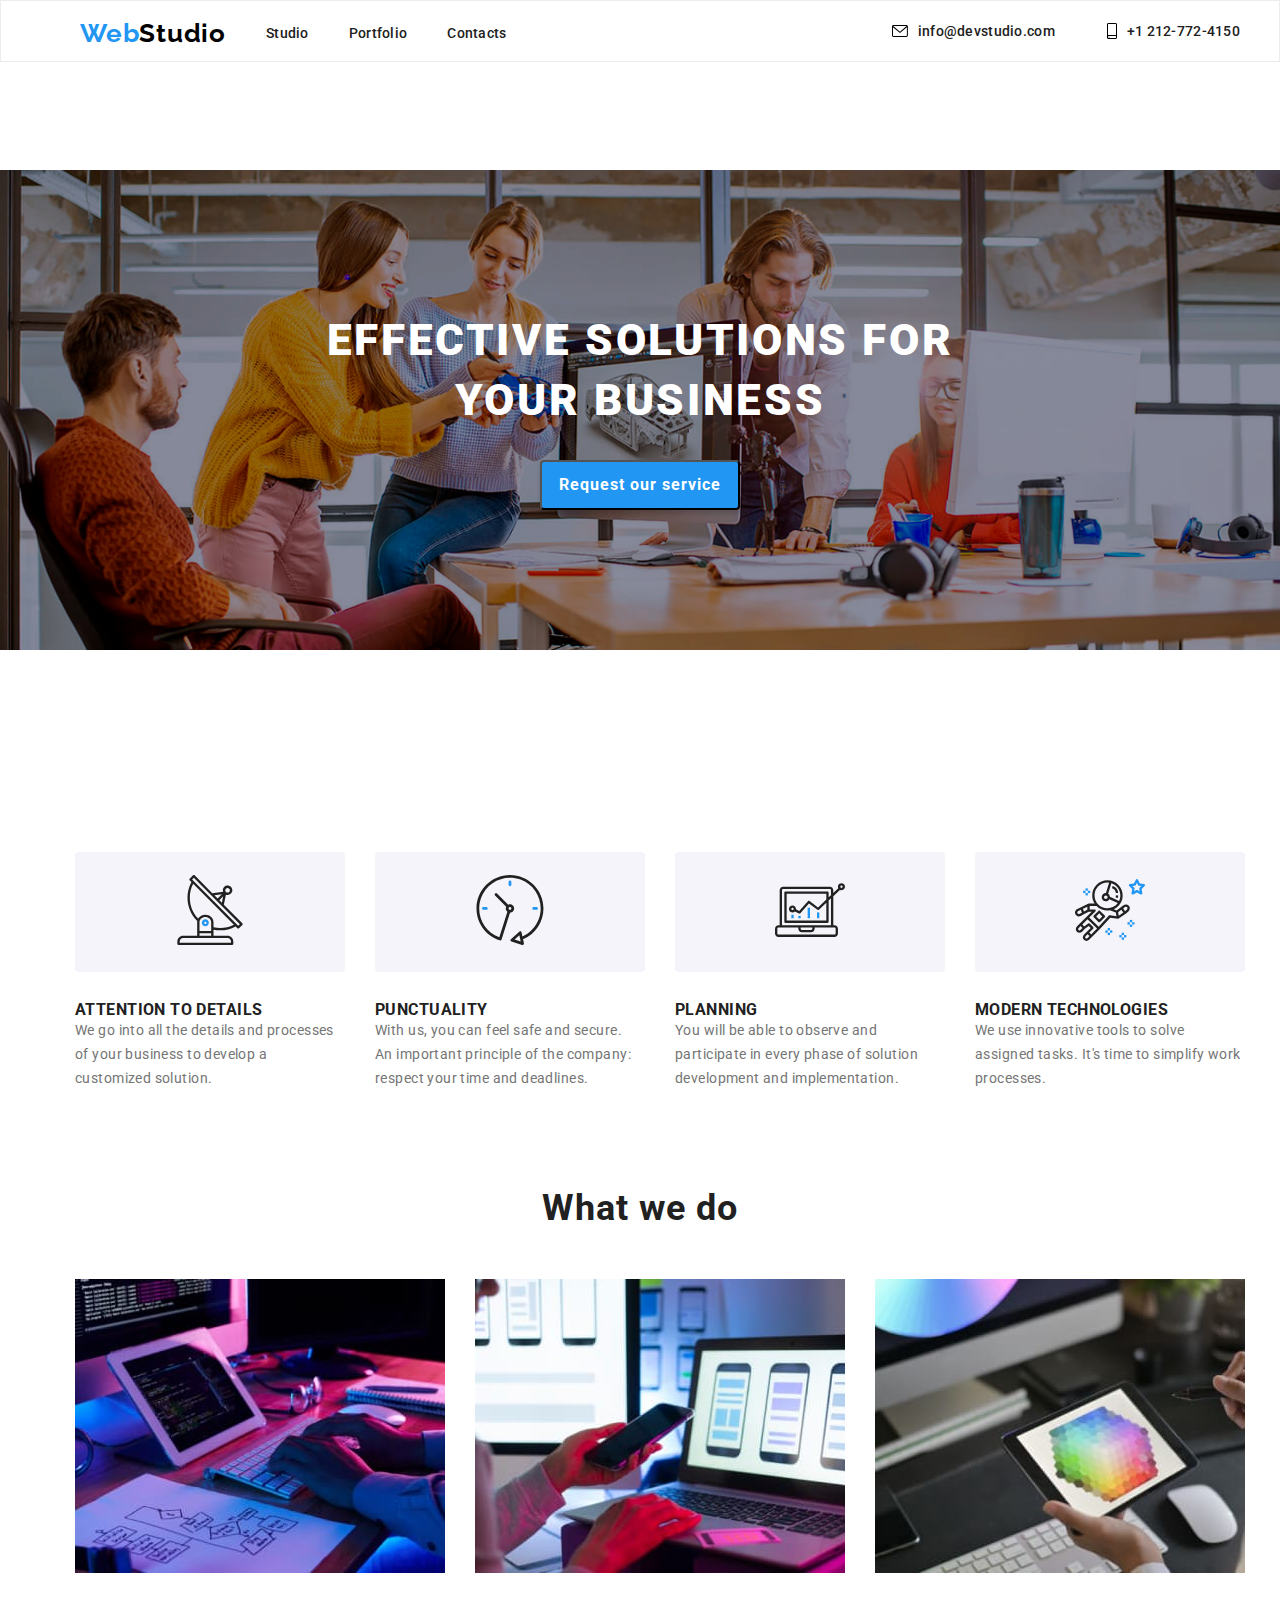
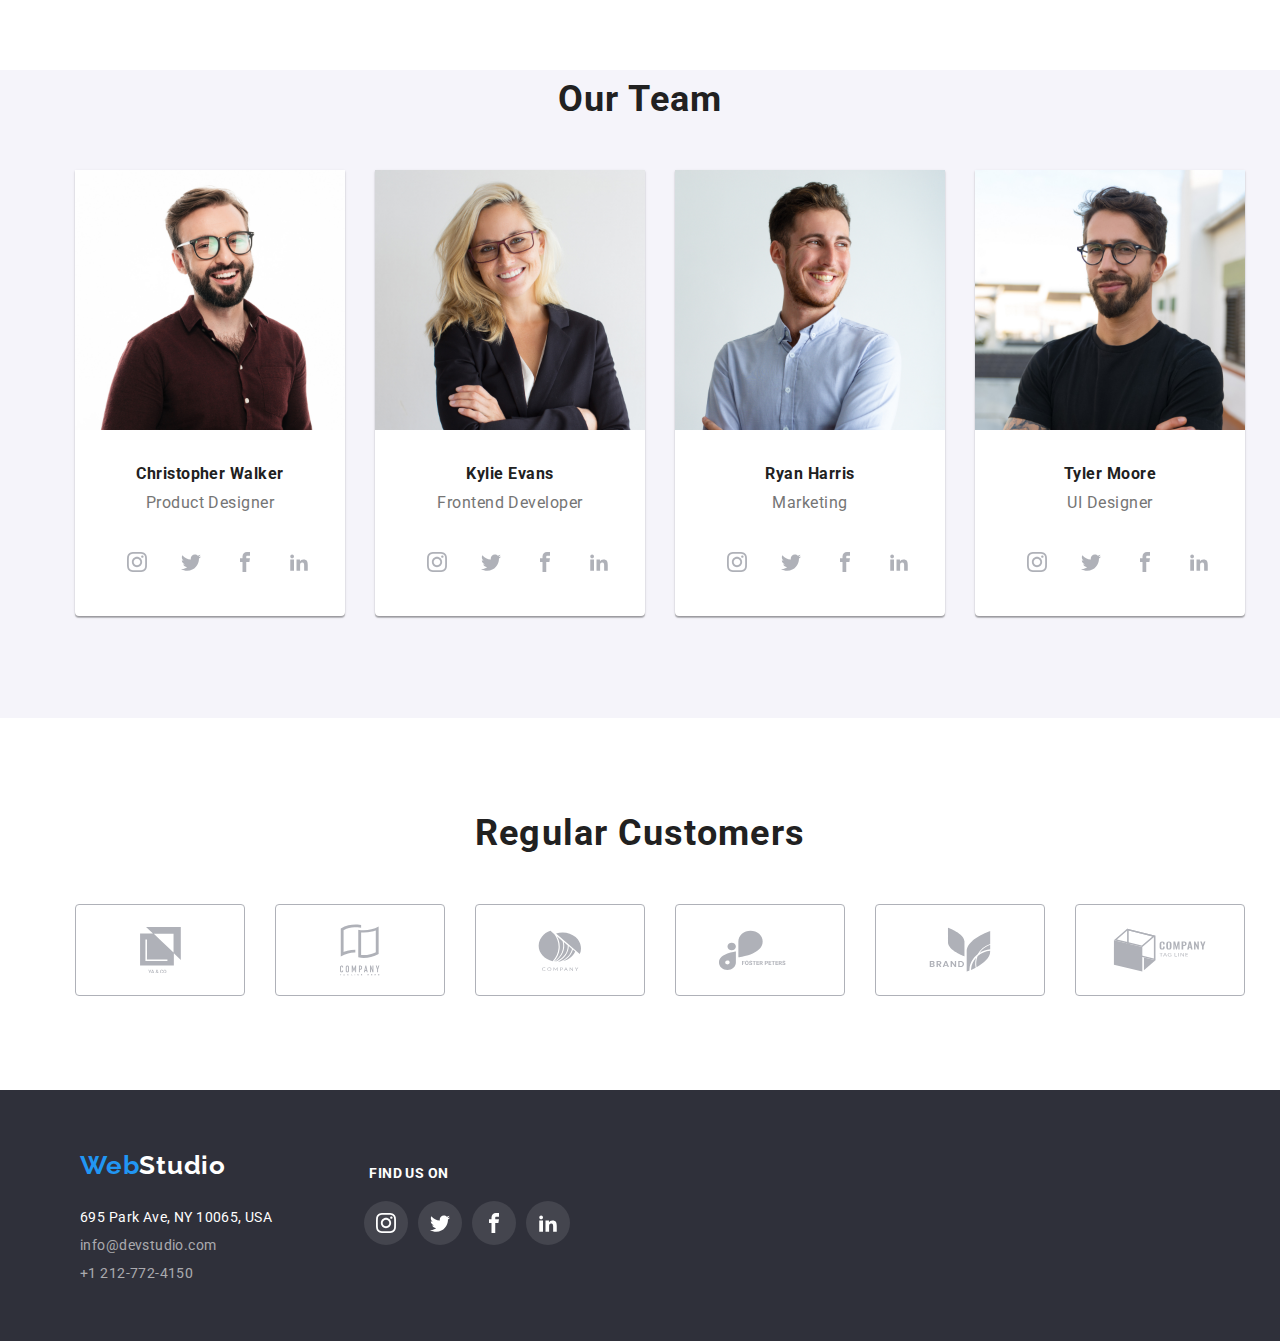
<file: index.html>
<!DOCTYPE html>
<html lang="en">
  <head>
    <meta charset="UTF-8" />
    <meta name="viewport" content="width=device-width, initial-scale=1.0" />
    <title>WebStudio</title>
    <link
      rel="stylesheet"
      href="https://cdnjs.cloudflare.com/ajax/libs/modern-normalize/1.0.0/modern-normalize.min.css"
    />
    <link rel="stylesheet" href="./css/styles.css" />
    <link rel="preconnect" href="https://fonts.googleapis.com" />
    <link rel="preconnect" href="https://fonts.gstatic.com" crossorigin />
    <link
      href="https://fonts.googleapis.com/css2?family=Raleway:wght@700&family=Roboto:wght@400;500;700;900&display=swap"
      rel="stylesheet"
    />
    <link rel="portfolio" href="./portfolio.html" />
    <link rel="studio" href="./index.html" />
    <link rel="WebStudio" href="./index.html" />
  </head>
  <body>
    <!-- Header -->
    <header class="page-header">
      <div class="container-header">
        <nav class="nav-list">
          <ul class="unstyled headerList">
            <li class="nav-list-item">
              <a class="logo" href="./index.html">Web</a>
            </li>
            <li class="nav-list-item">
              <a class="link linkStudio" href="./index.html">Studio</a>
            </li>
            <li class="nav-list-item">
              <a class="link linkPortfolio" href="./portfolio.html"
                >Portfolio</a
              >
            </li>
            <li class="nav-list-item">
              <a class="link linkContacts" href="#">Contacts</a>
            </li>
          </ul>
        </nav>
        <div class="container-right-list-header">
          <ul class="right-nav-list unstyled">
            <li class="list-info">
              <a class="link linkInfo" href="mailto:info@devstudio.com">
                <svg width="16" height="12">
                  <use href="./global-svg.svg#icon-mail"></use>
                </svg>
                info@devstudio.com</a
              >
            </li>

            <li>
              <a class="link linkTel" href="tel:+12127724150">
                <svg width="10" height="16">
                  <use href="./global-svg.svg#icon-phone"></use>
                </svg>
                +1 212-772-4150</a
              >
            </li>
          </ul>
        </div>
      </div>
    </header>
    <main>
      <!-- First Section-->
      <section class="first-section">
        <div class="container-first-section">
          <h1 class="title-motto">EFFECTIVE SOLUTIONS FOR YOUR BUSINESS</h1>
          <button class="botton-request" type="button">
            Request our service
          </button>
        </div>
      </section>
      <!--Second Section-->
      <section class="second-section">
        <div class="second-section-icon">
          <ul class="unstyled">
            <li class="second-list-icon">
              <a href="#">
                <svg width="70" height="70">
                  <use href="./global-svg.svg#icon-antenna-1"></use>
                </svg>
              </a>
            </li>
            <li class="second-list-icon">
              <a href="#">
                <svg width="70" height="70">
                  <use href="./global-svg.svg#icon-clock-1"></use>
                </svg>
              </a>
            </li>
            <li class="second-list-icon">
              <a href="#">
                <svg width="70" height="70">
                  <use href="./global-svg.svg#icon-diagram-1"></use>
                </svg>
              </a>
            </li>
            <li class="second-list-icon">
              <a href="#">
                <svg width="70" height="70">
                  <use href="./global-svg.svg#icon-astronaut-1"></use>
                </svg>
              </a>
            </li>
          </ul>
        </div>
        <div class="container-second-section">
          <ul class="unstyled">
            <li>
              <h3 class="title-list">ATTENTION TO DETAILS</h3>
              <p class="sub-list">
                We go into all the details and processes of your business to
                develop a customized solution.
              </p>
            </li>
            <li>
              <h3 class="title-list">PUNCTUALITY</h3>
              <p class="sub-list">
                With us, you can feel safe and secure. <br />
                An important principle of the company: respect your time and
                deadlines.
              </p>
            </li>
            <li>
              <h3 class="title-list">PLANNING</h3>
              <p class="sub-list">
                You will be able to observe and participate in every phase of
                solution development and implementation.
              </p>
            </li>
            <li>
              <h3 class="title-list">MODERN TECHNOLOGIES</h3>
              <p class="sub-list">
                We use innovative tools to solve assigned tasks. It's time to
                simplify work processes.
              </p>
            </li>
          </ul>
        </div>
      </section>
      <!-- Third Section-->
      <section class="third-section">
        <div class="container-third-section">
          <h2 class="title">What we do</h2>
          <ul class="unstyled">
            <li class="listImageStudio">
              <img
                class="imagesStudio1"
                src="./images/StudioWork.jpg"
                alt="StudioWork"
                width="370"
                height="294"
              />
            </li>
            <li>
              <img
                class="imagesStudio2"
                src="./images/StudioWork2.jpg"
                alt="StudioWork"
                width="370"
                height="294"
              />
            </li>
            <li>
              <img
                class="imagesStudio3"
                src="./images/StudioWork3.jpg"
                alt="StudioWork"
                width="370"
                height="294"
              />
            </li>
          </ul>
        </div>
      </section>
      <!--Fourth Section-->
      <section class="fourth-section">
        <div class="container-fourth-section">
          <h2 class="title">Our Team</h2>
          <ul class="unstyled">
            <li class="card-team">
              <img
                src="./images/Christopher Walker.jpg"
                alt="Christopher Walker"
                width="270"
              />
              <h3 class="nameteam">Christopher Walker</h3>
              <p class="specialty">Product Designer</p>
              <div class="social-media-icon">
                <ul class="unstyled">
                  <li class="social-list">
                    <a href="">
                      <svg width="20" height="20">
                        <use href="./global-svg.svg#icon-instagram"></use>
                      </svg>
                    </a>
                  </li>
                  <li class="social-list">
                    <a href="">
                      <svg width="20" height="20">
                        <use href="./global-svg.svg#icon-twitter"></use>
                      </svg>
                    </a>
                  </li>
                  <li class="social-list">
                    <a href="">
                      <svg width="20" height="20">
                        <use href="./global-svg.svg#icon-facebook"></use>
                      </svg>
                    </a>
                  </li>
                  <li class="social-list">
                    <a href="">
                      <svg width="20" height="20">
                        <use href="./global-svg.svg#icon-linkedin2"></use>
                      </svg>
                    </a>
                  </li>
                </ul>
              </div>
            </li>
            <li class="card-team">
              <img
                src="./images/Kylie Evans.jpg"
                alt="Kylie Evans"
                width="270"
              />
              <h3 class="nameteam">Kylie Evans</h3>
              <p class="specialty">Frontend Developer</p>
              <div class="social-media-icon">
                <ul class="unstyled">
                  <li class="social-list">
                    <a href="">
                      <svg width="20" height="20">
                        <use href="./global-svg.svg#icon-instagram"></use>
                      </svg>
                    </a>
                  </li>
                  <li class="social-list">
                    <a href="">
                      <svg width="20" height="20">
                        <use href="./global-svg.svg#icon-twitter"></use>
                      </svg>
                    </a>
                  </li>
                  <li class="social-list">
                    <a href="">
                      <svg width="20" height="20">
                        <use href="./global-svg.svg#icon-facebook"></use>
                      </svg>
                    </a>
                  </li>
                  <li class="social-list">
                    <a href="">
                      <svg width="20" height="20">
                        <use href="./global-svg.svg#icon-linkedin2"></use>
                      </svg>
                    </a>
                  </li>
                </ul>
              </div>
            </li>
            <li class="card-team">
              <img
                src="./images/Ryan Harris.jpg"
                alt="Ryan Harris"
                width="270"
              />
              <h3 class="nameteam">Ryan Harris</h3>
              <p class="specialty">Marketing</p>
              <div class="social-media-icon">
                <ul class="unstyled">
                  <li class="social-list">
                    <a href="">
                      <svg width="20" height="20">
                        <use href="./global-svg.svg#icon-instagram"></use>
                      </svg>
                    </a>
                  </li>
                  <li class="social-list">
                    <a href="">
                      <svg width="20" height="20">
                        <use href="./global-svg.svg#icon-twitter"></use>
                      </svg>
                    </a>
                  </li>
                  <li class="social-list">
                    <a href="">
                      <svg width="20" height="20">
                        <use href="./global-svg.svg#icon-facebook"></use>
                      </svg>
                    </a>
                  </li>
                  <li class="social-list">
                    <a href="">
                      <svg width="20" height="20">
                        <use href="./global-svg.svg#icon-linkedin2"></use>
                      </svg>
                    </a>
                  </li>
                </ul>
              </div>
            </li>
            <li class="card-team">
              <img
                src="./images/Tyler Moore.jpg"
                alt="Tyler Moore"
                width="270"
              />
              <h3 class="nameteam">Tyler Moore</h3>
              <p class="specialty">UI Designer</p>
              <div class="social-media-icon">
                <ul class="unstyled">
                  <li class="social-list">
                    <a href="">
                      <svg width="20" height="20">
                        <use href="./global-svg.svg#icon-instagram"></use>
                      </svg>
                    </a>
                  </li>
                  <li class="social-list">
                    <a href="">
                      <svg width="20" height="20">
                        <use href="./global-svg.svg#icon-twitter"></use>
                      </svg>
                    </a>
                  </li>
                  <li class="social-list">
                    <a href="">
                      <svg width="20" height="20">
                        <use href="./global-svg.svg#icon-facebook"></use>
                      </svg>
                    </a>
                  </li>
                  <li class="social-list">
                    <a href="">
                      <svg width="20" height="20">
                        <use href="./global-svg.svg#icon-linkedin2"></use>
                      </svg>
                    </a>
                  </li>
                </ul>
              </div>
            </li>
          </ul>
        </div>
      </section>
      <!--Fifth Section-->
      <section class="fifth-section">
        <div class="container-fifth-section">
          <h3 class="title">Regular Customers</h3>
          <ul class="unstyled">
            <li class="customer-list">
              <a href="#">
                <svg width="41" height="46.7">
                  <use href="./global-svg.svg#icon-group-logo"></use>
                </svg>
              </a>
            </li>
            <li class="customer-list">
              <a href="#">
                <svg width="40" height="52">
                  <use href="./global-svg.svg#icon-group"></use>
                </svg>
              </a>
            </li>
            <li class="customer-list">
              <a href="#">
                <svg width="43.46" height="41.18">
                  <use href="./global-svg.svg#icon-filecompany"></use>
                </svg>
              </a>
            </li>
            <li class="customer-list">
              <a href="#">
                <svg width="84.44" height="40.62">
                  <use href="./global-svg.svg#icon-group-foster"></use>
                </svg>
              </a>
            </li>
            <li class="customer-list">
              <a href="#">
                <svg width="62.54" height="45.43">
                  <use href="./global-svg.svg#icon-group-brand"></use>
                </svg>
              </a>
            </li>
            <li class="customer-list">
              <a href="#">
                <svg width="93.79" height="43.93">
                  <use href="./global-svg.svg#icon-Object-company"></use>
                </svg>
              </a>
            </li>
          </ul>
        </div>
      </section>
    </main>
    <!--Footer-->
    <footer class="page-footer">
      <div class="container-footer">
        <address>
          <ul class="unstyled footerList">
            <li><a class="logo-footer" href="./index.html">Web</a></li>
            <li class="item-pozi">
              <a class="link pozi-adress" href="#"
                >695 Park Ave, NY 10065, USA</a
              >
            </li>
            <li class="item-contact">
              <a class="link contact-adress" href="mailto:info@devstudio.com"
                >info@devstudio.com</a
              >
            </li>
            <li>
              <a class="link contact-adress" href="tel:+12127724150"
                >+1 212-772-4150</a
              >
            </li>
          </ul>
        </address>
        <div class="social-media-footer">
          <h3 id="title-media-footer">Find us on</h3>
          <ul class="unstyled social-media-list-footer">
            <li class="icon-list-footer">
              <a href="">
                <svg width="20" height="20">
                  <use href="./global-svg.svg#icon-instagram"></use>
                </svg>
              </a>
            </li>
            <li class="icon-list-footer">
              <a href="">
                <svg width="20" height="20">
                  <use href="./global-svg.svg#icon-twitter"></use>
                </svg>
              </a>
            </li>
            <li class="icon-list-footer">
              <a href="">
                <svg width="20" height="20">
                  <use href="./global-svg.svg#icon-facebook"></use>
                </svg>
              </a>
            </li>
            <li class="icon-list-footer">
              <a href="">
                <svg width="20" height="20">
                  <use href="./global-svg.svg#icon-linkedin2"></use>
                </svg>
              </a>
            </li>
          </ul>
        </div>
      </div>
    </footer>
  </body>
</html>
</file>
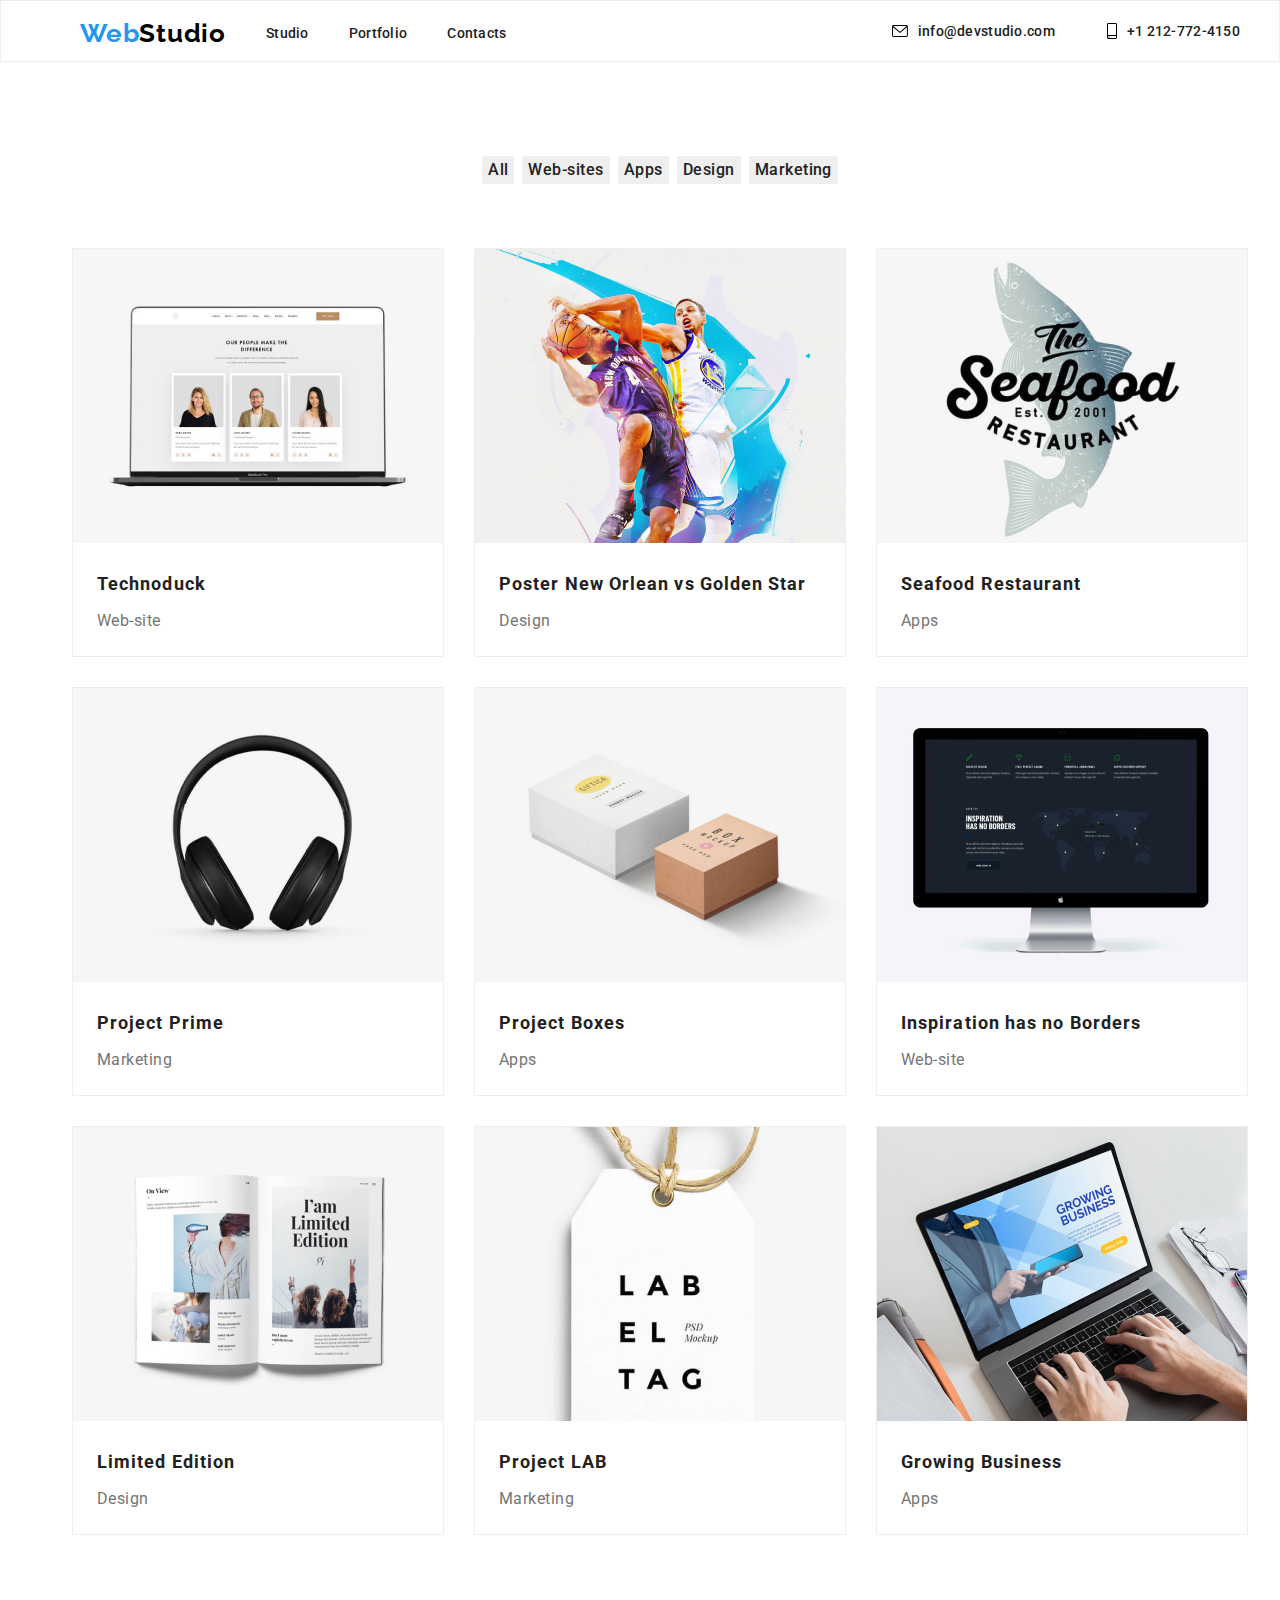
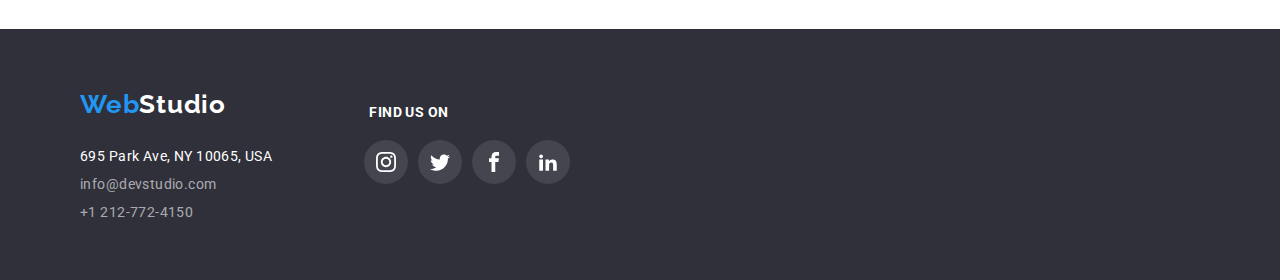
<file: portfolio.html>
<!DOCTYPE html>
<html lang="en">
  <head>
    <meta charset="UTF-8" />
    <meta http-equiv="X-UA-Compatible" content="IE=edge" />
    <meta name="viewport" content="width=device-width, initial-scale=1.0" />
    <title>Portfolio</title>
    <link
      rel="stylesheet"
      href="https://cdnjs.cloudflare.com/ajax/libs/modern-normalize/1.0.0/modern-normalize.min.css"
    />
    <link rel="stylesheet" href="./css/styles.css" />
    <link rel="preconnect" href="https://fonts.googleapis.com" />
    <link rel="preconnect" href="https://fonts.gstatic.com" crossorigin />
    <link
      href="https://fonts.googleapis.com/css2?family=Raleway:wght@700&family=Roboto:wght@400;500;700;900&display=swap"
      rel="stylesheet"
    />
    <link rel="studio" href="./index.html" />
    <link rel="WebStudio" href="./index.html" />
  </head>
  <body>
    <!-- Header -->
    <header class="page-header">
      <div class="container-header">
        <nav class="nav-list">
          <ul class="unstyled headerList">
            <li class="nav-list-item">
              <a class="logo" href="./index.html">Web</a>
            </li>
            <li class="nav-list-item">
              <a class="link linkStudio" href="./index.html">Studio</a>
            </li>
            <li class="nav-list-item">
              <a class="link linkPortfolio" href="./portfolio.html"
                >Portfolio</a
              >
            </li>
            <li class="nav-list-item">
              <a class="link linkContacts" href="#">Contacts</a>
            </li>
          </ul>
        </nav>
        <div class="container-right-list-header">
          <ul class="right-nav-list unstyled">
            <li class="list-info">
              <a class="link linkInfo" href="mailto:info@devstudio.com">
                <svg width="16" height="12">
                  <use href="./global-svg.svg#icon-mail"></use></svg
                >info@devstudio.com</a
              >
            </li>

            <li>
              <a class="link linkTel" href="tel:+12127724150">
                <svg width="10" height="16">
                  <use href="./global-svg.svg#icon-phone"></use></svg
                >+1 212-772-4150</a
              >
            </li>
          </ul>
        </div>
      </div>
    </header>
    <main>
      <!--First Section-->
      <section class="bottonSection">
        <div class="container-botton-section">
          <ul class="list-botton unstyled">
            <li>
              <button class="mark-botton">
                <a class="link-porto" href="#">All</a>
              </button>
            </li>
            <li>
              <button class="mark-botton">
                <a class="link-porto" href="#">Web-sites</a>
              </button>
            </li>
            <li>
              <button class="mark-botton">
                <a class="link-porto" href="#">Apps</a>
              </button>
            </li>
            <li>
              <button class="mark-botton">
                <a class="link-porto" href="#">Design</a>
              </button>
            </li>
            <li>
              <button class="mark-botton">
                <a class="link-porto" href="#">Marketing</a>
              </button>
            </li>
          </ul>
        </div>
      </section>
      <!--Second Section-->
      <section class="card-list">
        <div class="container-card-list"></div>
        <ul class="unstyled cards">
          <li class="item-cards">
            <a href="">
              <img
                src="./images/Technoduck.jpg"
                alt="Technoduck"
                width="370"
                height="294"
              />
              <h3 class="titles">Technoduck</h3>
              <p class="specialtys">Web-site</p></a
            >
          </li>
          <li class="item-cards">
            <a href="">
              <img
                src="./images/Poster New Orlean vs Golden Star.jpg"
                alt="Poster New Orlean vs Golden Star"
                width="370"
                height="294"
              />
              <h3 class="titles">Poster New Orlean vs Golden Star</h3>
              <p class="specialtys">Design</p></a
            >
          </li>
          <li class="item-cards">
            <a href="">
              <img
                src="./images/Seafood Restaurant.jpg"
                alt="Seafood Restaurant"
                width="370"
                height="294"
              />
              <h3 class="titles">Seafood Restaurant</h3>
              <p class="specialtys">Apps</p></a
            >
          </li>
        </ul>
        <ul class="unstyled cards">
          <li class="item-cards">
            <a href="">
              <img
                src="./images/Project Prime.jpg"
                alt="Project Prime"
                width="370"
                height="294"
              />
              <h3 class="titles">Project Prime</h3>
              <p class="specialtys">Marketing</p></a
            >
          </li>
          <li class="item-cards">
            <a href="">
              <img
                src="./images/Project Boxes.jpg"
                alt="Project Boxes"
                width="370"
                height="294"
              />
              <h3 class="titles">Project Boxes</h3>
              <p class="specialtys">Apps</p></a
            >
          </li>
          <li class="item-cards">
            <a href="">
              <img
                src="./images/Inspiration has no Borders.jpg"
                alt="Inspiration has no Borders"
                width="370"
                height="294"
              />
              <h3 class="titles">Inspiration has no Borders</h3>
              <p class="specialtys">Web-site</p></a
            >
          </li>
        </ul>
        <ul class="unstyled cards">
          <li class="item-cards">
            <a href="">
              <img
                src="./images/Limited Edition.jpg"
                alt="Limited Edition"
                width="370"
                height="294"
              />
              <h3 class="titles">Limited Edition</h3>
              <p class="specialtys">Design</p></a
            >
          </li>
          <li class="item-cards">
            <a href="">
              <img
                src="./images/Project LAB.jpg"
                alt="Project LAB"
                width="370"
                height="294"
              />
              <h3 class="titles">Project LAB</h3>
              <p class="specialtys">Marketing</p></a
            >
          </li>
          <li class="item-cards">
            <a href="">
              <img
                src="./images/Growing Business.jpg"
                alt="Growing Business"
                width="370"
                height="294"
              />
              <h3 class="titles">Growing Business</h3>
              <p class="specialtys">Apps</p></a
            >
          </li>
        </ul>
      </section>
    </main>
    <!--Footer-->
    <footer class="page-footer">
      <div class="container-footer">
        <address>
          <ul class="unstyled footerList">
            <li><a class="logo-footer" href="./index.html">Web</a></li>
            <li class="item-pozi">
              <a class="link pozi-adress" href="#"
                >695 Park Ave, NY 10065, USA</a
              >
            </li>
            <li class="item-contact">
              <a class="link contact-adress" href="mailto:info@devstudio.com"
                >info@devstudio.com</a
              >
            </li>
            <li>
              <a class="link contact-adress" href="tel:+12127724150"
                >+1 212-772-4150</a
              >
            </li>
          </ul>
        </address>
        <div class="social-media-footer">
          <h3 id="title-media-footer">Find us on</h3>
          <ul class="unstyled social-media-list-footer">
            <li class="icon-list-footer">
              <a href="">
                <svg width="20" height="20">
                  <use href="./global-svg.svg#icon-instagram"></use>
                </svg>
              </a>
            </li>
            <li class="icon-list-footer">
              <a href="">
                <svg width="20" height="20">
                  <use href="./global-svg.svg#icon-twitter"></use>
                </svg>
              </a>
            </li>
            <li class="icon-list-footer">
              <a href="">
                <svg width="20" height="20">
                  <use href="./global-svg.svg#icon-facebook"></use>
                </svg>
              </a>
            </li>
            <li class="icon-list-footer">
              <a href="">
                <svg width="20" height="20">
                  <use href="./global-svg.svg#icon-linkedin2"></use>
                </svg>
              </a>
            </li>
          </ul>
        </div>
      </div>
    </footer>
  </body>
</html>
</file>
<file: css/styles.css>
* {
  margin-block-start: 0px;
  margin-block-end: 0px;
  margin-inline-start: 0px;
  margin-inline-end: 0px;
}
body {
  font-family: "Roboto";
  font-style: normal;
  font-weight: 400;
  letter-spacing: 0.03em;
  font-size: 14px;
}

/* Header */
.page-header {
  border: 1px solid #ececec;
}
.container-header {
  width: 1200px;
  height: 60px;
  display: flex;
  margin: 0 auto;
}
.nav-list {
  display: flex;
  flex-grow: 1;
  font-weight: 500;
  line-height: 16px;
  letter-spacing: 0.02em;
  color: #212121;
}
.container-right-list-header {
  display: flex;
  flex-direction: column;
  justify-content: center;
  column-gap: 10px;
}
.right-nav-list {
  font-weight: 500;
  line-height: 16px;
  letter-spacing: 0.02em;
  color: #212121;
}
.right-nav-list {
  display: flex;
  padding-top: 32px;
  padding-bottom: 32px;
  align-items: center;
  justify-content: center;
  column-gap: 12px;
}
.list-info {
  padding-right: 40px;
}
.right-nav-list a {
  display: flex;
  gap: 10px;
  align-items: center;
  justify-content: center;
}
.headerList {
  display: flex;
  gap: 40px;
  align-items: center;
  justify-content: center;
  padding-top: 32px;
  padding-bottom: 32px;
}

.unstyled {
  list-style: none;
}
.logo::after {
  content: "Studio";
  color: black;
}
.logo,
.logo-footer {
  font-family: "Raleway";
  font-style: normal;
  font-weight: 700;
  font-size: 26px;
  line-height: 31px;
  letter-spacing: 0.03em;
  color: #2196f3;
  text-decoration: none;
}
.logo-footer::after {
  content: "Studio";
  color: #ffffff;
}
.link {
  text-decoration: none;
  color: #212121;
}
.link:hover,
.link:focus {
  color: #2196f3;
  fill: #2196f3;
}

/* First Section*/
.container-first-section {
  width: 1200px;
  display: flex;
  flex-direction: column;
  align-items: center;
  gap: 30px;
}
.first-section {
  background-image: url(../images/efective\ solution.png);
  background-repeat: no-repeat;
  background-position: center;
  background-size: contain;
  height: 696px;
  display: flex;
  justify-content: center;
  align-items: center;
}
.title-motto {
  width: 763px;
  height: 120px;
  font-weight: 900;
  font-size: 44px;
  line-height: 60px;
  letter-spacing: 0.06em;
  text-align: center;
  text-transform: uppercase;
  color: #ffffff;
}
button[type="button"] {
  background: #2196f3;
  box-shadow: 0px 4px 4px rgba(0, 0, 0, 0.15);
  border-radius: 4px;
  width: 200px;
  height: 50px;
}
.botton-request {
  font-family: "Roboto";
  font-style: normal;
  font-weight: 700;
  font-size: 16px;
  line-height: 30px;
  letter-spacing: 0.06em;
  color: #ffffff;
}
/* Second Section */
.second-section {
  display: flex;
  font-size: 14px;
  letter-spacing: 0.03em;
  margin-top: 94px;
  flex-direction: column;
  align-items: center;
}
.second-section-icon {
  margin-bottom: 30px;
}
.second-list-icon {
  display: flex;
  align-items: center;
  justify-content: center;
  width: 270px;
  height: 120px;
  background: #f5f4fa;
  border-radius: 4px;
}

.second-section-icon > ul {
  display: flex;
  justify-content: center;
  gap: 30px;
  align-items: center;
}
.container-second-section {
  width: 1200px;
  align-items: center;
}
.container-second-section > ul {
  display: flex;
  gap: 30px;
  justify-content: center;
}

.title-list {
  width: 270px;
  height: 16px;
  font-weight: 700;
  line-height: 16px;
  text-transform: uppercase;
  color: #212121;
}
.sub-list {
  width: 270px;
  height: 75px;
  line-height: 24px;
  color: #757575;
}
/* Third Section*/
.third-section {
  display: flex;
  margin-top: 94px;
  justify-content: center;
}
.title {
  height: 42px;
  font-weight: 700;
  font-size: 36px;
  line-height: 42px;
  letter-spacing: 0.03em;
  color: #212121;
  text-align: center;
  margin-bottom: 50px;
}
.container-third-section {
  display: flex;
  width: 1200px;
  flex-wrap: wrap;
  justify-content: center;
  align-content: center;
}
.container-third-section ul {
  display: flex;
  gap: 30px;
}

/* Fourth Section*/
.fourth-section {
  display: flex;
  align-items: center;
  height: 648px;
  line-height: 19px;
  font-size: 16px;
  letter-spacing: 0.03em;
  margin-top: 94px;
  background: #f5f4fa;
  justify-content: center;
  padding-bottom: 94px;
}
.container-fourth-section {
  width: 1200px;
}
.container-fourth-section > ul {
  display: flex;
  gap: 30px;
  justify-content: center;
}
.nameteam,
.specialty {
  font-size: 16px;
  line-height: 19px;
  letter-spacing: 0.03em;
  text-align: center;
}
.nameteam {
  margin-top: 30px;
  margin-bottom: 10px;
  color: #212121;
}
.specialty {
  margin-bottom: 30px;
  color: #757575;
}
.card-team {
  background: #ffffff;
  box-shadow: 0px 1px 3px rgba(0, 0, 0, 0.12), 0px 1px 1px rgba(0, 0, 0, 0.14),
    0px 2px 1px rgba(0, 0, 0, 0.2);
  border-radius: 0px 0px 4px 4px;
}
.social-media-icon {
  display: flex;
  padding-bottom: 30px;
  margin: 0 auto;
}
.social-list a {
  fill: #afb1b8;
}
.social-media-icon > ul {
  display: flex;
  gap: 10px;
  align-items: center;
  align-content: center;
}
.social-list {
  display: flex;
  justify-content: center;
  align-items: center;
  width: 44px;
  height: 44px;
  border-radius: 50%;
  background-color: #ffffff;
}

.social-list:hover,
.social-list:focus {
  background-color: #2196f3;
}
.social-list a:hover,
.social-list a:focus {
  fill: #ffffff;
}
/* Fifth Secrion */
.fifth-section {
  display: flex;
  justify-content: center;
  margin-top: 94px;
  margin-bottom: 94px;
}
.container-fifth-section {
  display: flex;
  align-items: center;
  flex-direction: column;
}
.container-fifth-section ul {
  display: flex;
  gap: 30px;
}
.customer-list a {
  display: flex;
  justify-content: center;
  align-items: center;
  width: 170px;
  height: 92px;
  border: 1px solid #afb1b8;
  border-radius: 4px;
  fill: #afb1b8;
}

.customer-list a:hover,
.customer-list a:focus {
  fill: #2196f3;
  border-color: #2196f3;
}
/*Footer */
.page-footer {
  height: 251px;
  font-size: 14px;
  line-height: 16px;
  letter-spacing: 0.03em;
  text-decoration: none;
  background: #2f303a;
  height: 251px;
  padding-top: 60px;
}
.container-footer {
  width: 1200px;
  display: flex;
  margin: 0 auto;
}
.footerList {
  font-family: "Roboto";
  font-style: normal;
  font-weight: 400;
  font-size: 14px;
  line-height: 16px;
  letter-spacing: 0.03em;
}
.item-pozi {
  margin-top: 28px;
  margin-bottom: 12px;
}
.item-contact {
  margin-bottom: 12px;
}
.pozi-adress {
  color: #ffffff;
}
.contact-adress {
  color: rgba(255, 255, 255, 0.6);
}
.pozi-adress:hover,
.pozi-adress:focus,
.contact-adress-info:hover,
.contact-adress-info:focus {
  color: #2196f3;
}
/* PortfolioCss*/

/*BottonSection*/
.bottonSection {
  display: flex;
  justify-content: center;
  margin-top: 94px;
}
.container-botton-section {
  width: 1200px;
  display: flex;
  justify-content: center;
}
.list-botton {
  font-family: "Roboto";
  font-style: normal;
  font-weight: 500;
  font-size: 16px;
  line-height: 26px;
  text-align: center;
  letter-spacing: 0.03em;
  color: #ffffff;
  display: flex;
  justify-content: center;
  gap: 8px;
}
.mark-botton {
  font-style: normal;
  font-weight: 500;
  font-size: 16px;
  line-height: 26px;
  text-align: center;
  letter-spacing: 0.03em;
  color: #212121;
  border: 0;
}
.mark-botton:hover,
.mark-botton:focus {
  color: #ffffff;
  background: #2196f3;
  border-color: #2196f3;
  background: #2196f3;
  box-shadow: 0px 3px 1px rgba(0, 0, 0, 0.1), 0px 1px 2px rgba(0, 0, 0, 0.08),
    0px 2px 2px rgba(0, 0, 0, 0.12);
  border-radius: 4px;
}

.link-porto {
  color: #212121;
  text-decoration: none;
}
.link-porto:hover,
.link-porto:focus {
  color: #ffffff;
}
/*Second Section - Card list */
.card-list {
  display: flex;
  flex-direction: column;
  align-items: center;
  gap: 30px;
  margin-top: 34px;
  margin-bottom: 94px;
}
.container-card-list {
  width: 1200px;
}
.titles {
  width: 322px;
  height: 36px;
  font-weight: 700;
  font-size: 18px;
  line-height: 36px;
  letter-spacing: 0.06em;
  color: #212121;
  margin: 20px 24px 4px 24px;
}
.specialtys {
  font-weight: 400;
  font-size: 16px;
  line-height: 30px;
  letter-spacing: 0.03em;
  color: #757575;
  margin: 4px 24px 20px 24px;
}
.cards {
  display: flex;
  gap: 30px;
  justify-content: flex-end;
}
.item-cards {
  background: #ffffff;
  border: 1px solid #eeeeee;
}
.item-cards a {
  text-decoration: none;
}
.item-cards:hover,
.item-cards:focus {
  box-shadow: 0px 1px 1px rgba(0, 0, 0, 0.12), 0px 4px 4px rgba(0, 0, 0, 0.06),
    1px 4px 6px rgba(0, 0, 0, 0.16);
}
.footer-portfolio {
  margin-top: 94px;
}
.social-media-footer {
  display: flex;
  padding-top: 15px;
  padding-left: 52px;
  flex-direction: column;
}
.social-media-list-footer {
  display: flex;
  gap: 10px;
  fill: #ffffff;
}
.icon-list-footer a {
  display: flex;
  width: 44px;
  height: 44px;
  background: rgba(255, 255, 255, 0.1);
  border-radius: 50%;
  align-items: center;
  justify-content: center;
  fill: #ffffff;
}
#title-media-footer {
  font-family: "Roboto";
  font-style: normal;
  font-weight: 700;
  font-size: 14px;
  line-height: 16px;
  letter-spacing: 0.03em;
  text-transform: uppercase;
  color: #ffffff;
  margin-left: 45px;
  margin-bottom: 20px;
}
.icon-list-footer:hover,
.icon-list-footer:focus {
  background-color: #2196f3;
  border-radius: 50%;
}
</file>
